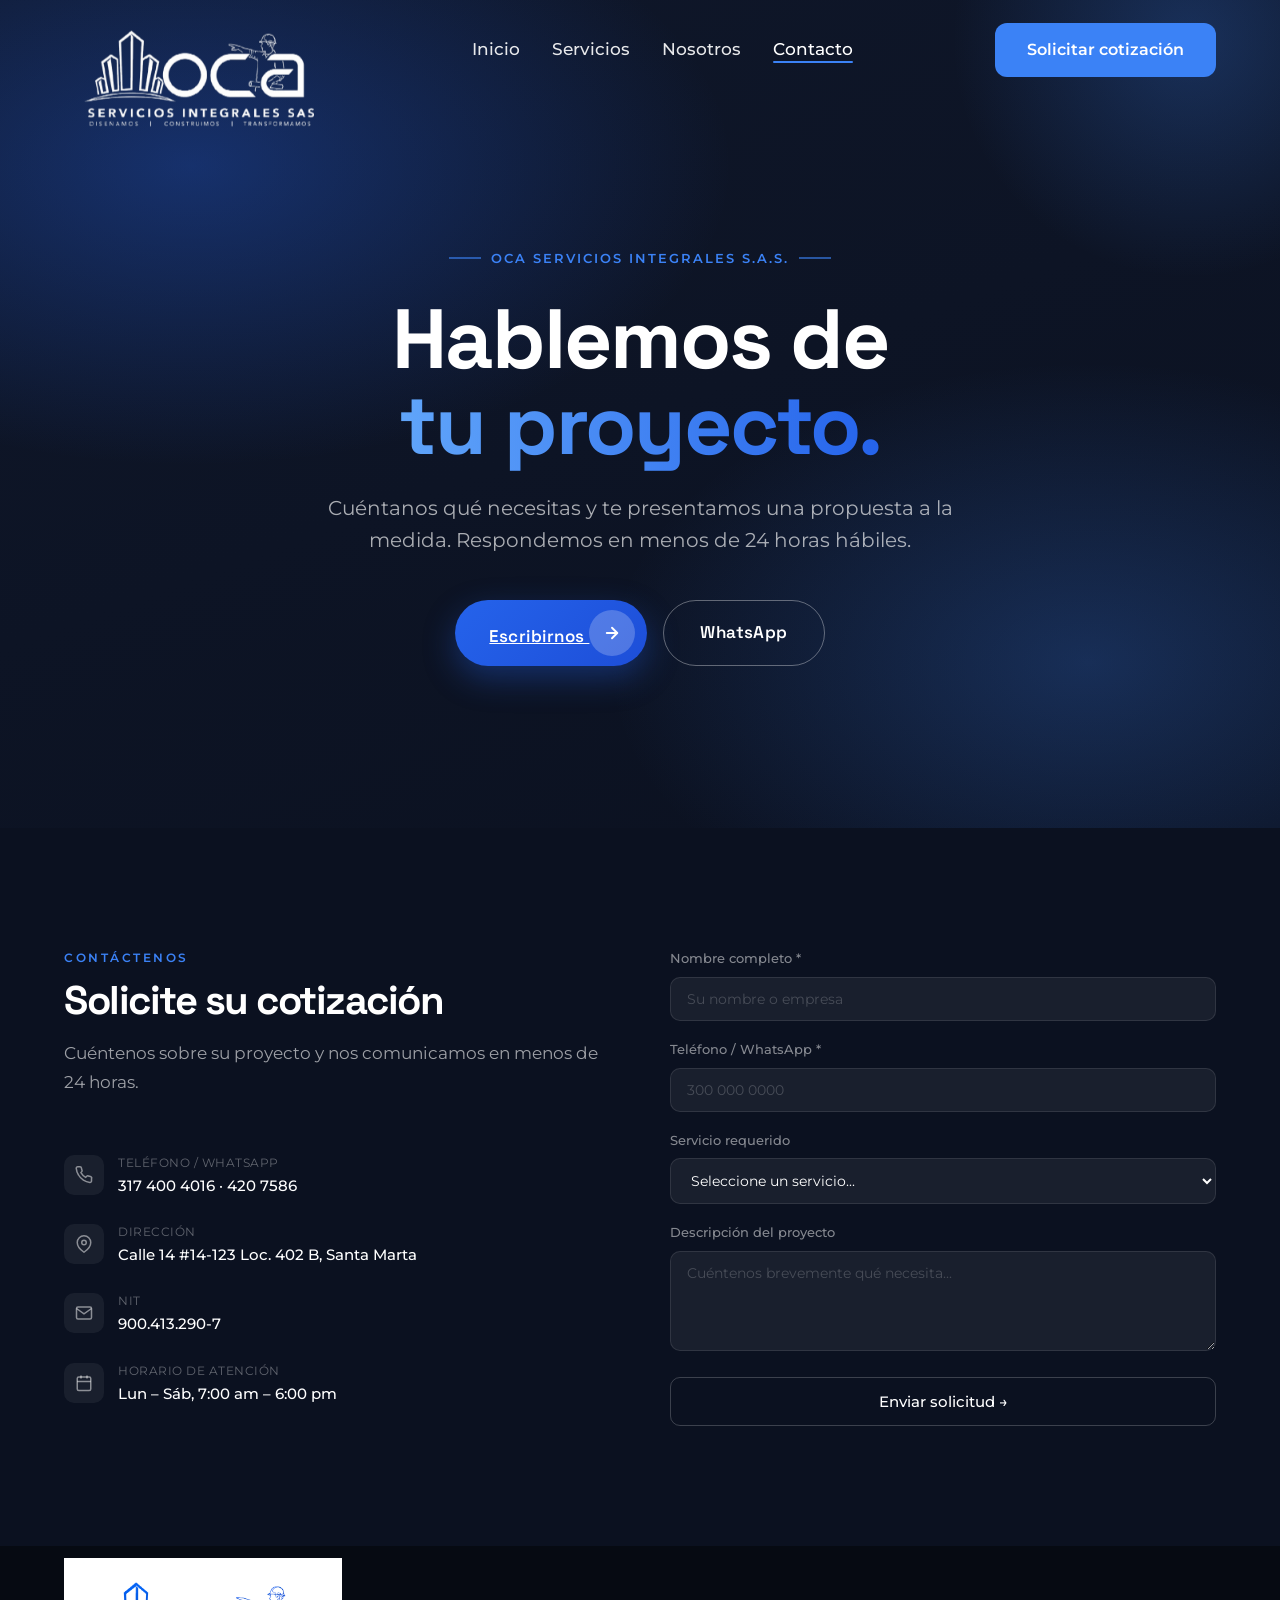
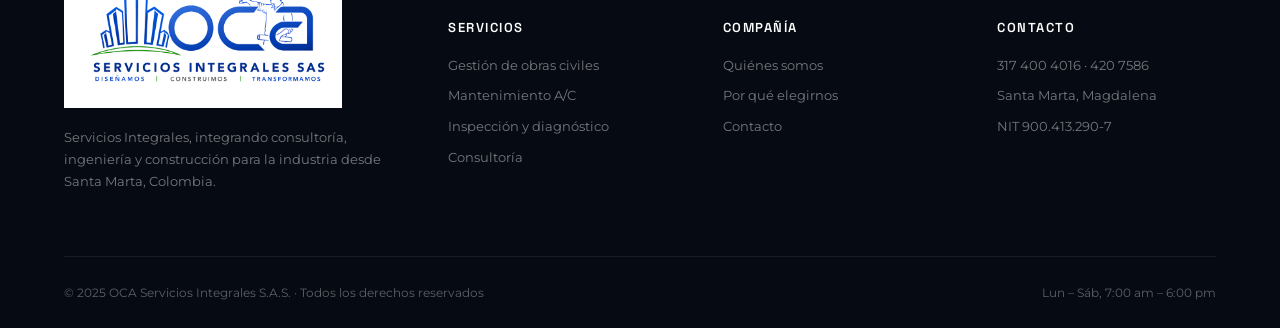
<file: contacto.html>
<!DOCTYPE html>
<html lang="es">
<head>
<meta charset="UTF-8">
<meta name="viewport" content="width=device-width, initial-scale=1.0">
<title>Contacto - OCA Servicios Integrales</title>
<link href="https://fonts.googleapis.com/css2?family=Space+Grotesk:wght@400;500;600;700&family=Montserrat:wght@300;400;500;600;700;800&display=swap" rel="stylesheet">
<link rel="stylesheet" href="css/style.css">
</head>
<body>

<!-- NAV -->
<nav>
  <div class="nav-logo">
    <a href="index.html">
      <img class="logo-hero" src="img/logo-oca.png" alt="OCA">
      <img class="logo-scroll" src="img/logo-oca.png" alt="OCA">
    </a>
  </div>
  <ul class="nav-links">
    <li><a href="index.html">Inicio</a></li>
    <li><a href="servicios.html">Servicios</a></li>
    <li><a href="nosotros.html">Nosotros</a></li>
    <li><a href="contacto.html" class="active">Contacto</a></li>
  </ul>
  <a href="contacto.html" class="nav-cta">Solicitar cotización</a>
  <button class="hamburger" aria-label="Abrir menú">
    <span></span><span></span><span></span>
  </button>
</nav>

<div class="menu-overlay">
  <button class="menu-overlay-close" aria-label="Cerrar menú">
    <svg viewBox="0 0 24 24" fill="none" stroke-linecap="round" stroke-linejoin="round"><line x1="18" y1="6" x2="6" y2="18"/><line x1="6" y1="6" x2="18" y2="18"/></svg>
  </button>
  <div class="menu-overlay-logo">
    <img src="img/logo-oca.png" alt="OCA">
  </div>
  <ul class="menu-overlay-links">
    <li><a href="index.html">Inicio</a></li>
    <li><a href="servicios.html">Servicios</a></li>
    <li><a href="nosotros.html">Nosotros</a></li>
    <li><a href="contacto.html">Contacto</a></li>
  </ul>
  <div class="menu-overlay-contact">
    <span>Santa Marta, Magdalena</span>
    <a href="contacto.html">Solicitar cotización →</a>
  </div>
  <div class="menu-overlay-footer">
    <span>OCA Servicios Integrales S.A.S. · NIT 900.413.290-7</span>
  </div>
</div>

<!-- HERO -->
<section class="hero-servicios">
  <div>
    <div class="hero-kicker reveal">OCA Servicios Integrales S.A.S.</div>
    <h1 class="reveal" style="--stagger:0.1s">Hablemos de<br><span class="gradient">tu proyecto.</span></h1>
    <p class="reveal" style="--stagger:0.2s">Cuéntanos qué necesitas y te presentamos una propuesta a la medida. Respondemos en menos de 24 horas hábiles.</p>
    <div class="hero-ctas reveal" style="--stagger:0.3s">
      <a href="#formulario" class="hero-cta">Escribirnos
        <span class="btn-arrow">
          <svg width="18" height="18" viewBox="0 0 24 24" fill="none" stroke="currentColor" stroke-width="2.5" stroke-linecap="round" stroke-linejoin="round"><line x1="5" y1="12" x2="19" y2="12"/><polyline points="12 5 19 12 12 19"/></svg>
        </span>
      </a>
      <a href="https://wa.me/573174004016" target="_blank" rel="noopener" class="hero-outline">WhatsApp</a>
    </div>
  </div>
</section>

<!-- CONTACTO -->
<section class="section contacto" id="formulario">
  <div class="contacto-grid">
    <div>
      <div class="section-label reveal" style="color: var(--accent);">Contáctenos</div>
      <h2 class="reveal">Solicite su cotización</h2>
      <p class="section-intro reveal">Cuéntenos sobre su proyecto y nos comunicamos en menos de 24 horas.</p>
      <div class="info-items">
        <div class="info-row reveal-left" style="--stagger:0s">
          <div class="info-icon">
            <svg width="18" height="18" viewBox="0 0 24 24" fill="none" stroke="rgba(255,255,255,0.5)" stroke-width="2"><path d="M22 16.92v3a2 2 0 0 1-2.18 2 19.79 19.79 0 0 1-8.63-3.07A19.5 19.5 0 0 1 4.69 12 19.79 19.79 0 0 1 1.65 3.12 2 2 0 0 1 3.62 1h3a2 2 0 0 1 2 1.72c.127.96.361 1.903.7 2.81a2 2 0 0 1-.45 2.11L7.91 8.83a16 16 0 0 0 6.29 6.29l1.46-1.41a2 2 0 0 1 2.11-.45c.907.339 1.85.573 2.81.7A2 2 0 0 1 22 16.92z"/></svg>
          </div>
          <div>
            <div class="info-label">TELÉFONO / WHATSAPP</div>
            <div class="info-val">317 400 4016 · 420 7586</div>
          </div>
        </div>
        <div class="info-row reveal-left" style="--stagger:0.12s">
          <div class="info-icon">
            <svg width="18" height="18" viewBox="0 0 24 24" fill="none" stroke="rgba(255,255,255,0.5)" stroke-width="2"><path d="M21 10c0 7-9 13-9 13s-9-6-9-13a9 9 0 0 1 18 0z"/><circle cx="12" cy="10" r="3"/></svg>
          </div>
          <div>
            <div class="info-label">DIRECCIÓN</div>
            <div class="info-val">Calle 14 #14-123 Loc. 402 B, Santa Marta</div>
          </div>
        </div>
        <div class="info-row reveal-left" style="--stagger:0.24s">
          <div class="info-icon">
            <svg width="18" height="18" viewBox="0 0 24 24" fill="none" stroke="rgba(255,255,255,0.5)" stroke-width="2"><path d="M4 4h16c1.1 0 2 .9 2 2v12c0 1.1-.9 2-2 2H4c-1.1 0-2-.9-2-2V6c0-1.1.9-2 2-2z"/><polyline points="22,6 12,13 2,6"/></svg>
          </div>
          <div>
            <div class="info-label">NIT</div>
            <div class="info-val">900.413.290-7</div>
          </div>
        </div>
        <div class="info-row reveal-left" style="--stagger:0.36s">
          <div class="info-icon">
            <svg width="18" height="18" viewBox="0 0 24 24" fill="none" stroke="rgba(255,255,255,0.5)" stroke-width="2"><rect x="3" y="4" width="18" height="18" rx="2" ry="2"/><line x1="16" y1="2" x2="16" y2="6"/><line x1="8" y1="2" x2="8" y2="6"/><line x1="3" y1="10" x2="21" y2="10"/></svg>
          </div>
          <div>
            <div class="info-label">HORARIO DE ATENCIÓN</div>
            <div class="info-val">Lun – Sáb, 7:00 am – 6:00 pm</div>
          </div>
        </div>
      </div>
    </div>
    <div>
      <form id="cotizacionForm" action="#" method="post">
        <div class="form-group">
          <label>Nombre completo *</label>
          <input type="text" name="nombre" placeholder="Su nombre o empresa" required>
        </div>
        <div class="form-group">
          <label>Teléfono / WhatsApp *</label>
          <input type="tel" name="telefono" placeholder="300 000 0000" required>
        </div>
        <div class="form-group">
          <label>Servicio requerido</label>
          <select name="servicio">
            <option value="">Seleccione un servicio...</option>
            <option>Consultorías</option>
            <option>Estructuras metálicas</option>
            <option>Redes de urbanismo</option>
            <option>Instalaciones hidráulicas y sanitarias</option>
            <option>Redes contra incendios</option>
            <option>Construcción de vías</option>
            <option>Impermeabilización</option>
            <option>Acabados y mampostería</option>
            <option>Mantenimiento A/C</option>
            <option>Otro</option>
          </select>
        </div>
        <div class="form-group">
          <label>Descripción del proyecto</label>
          <textarea name="descripcion" placeholder="Cuéntenos brevemente qué necesita..."></textarea>
        </div>
        <button type="submit" class="btn-outline-light">Enviar solicitud →</button>
      </form>
      <p id="formMensaje" style="display:none; margin-top:16px; color:#7CFF9B; font-size:14px;">¡Gracias! Nos pondremos en contacto pronto. También puede escribirnos al 317 400 4016.</p>
    </div>
  </div>
</section>

<!-- FOOTER -->
<footer>
  <div class="footer-grid">
    <div class="footer-brand">
      <img class="footer-watermark" src="img/logo-oca-1.png" alt="OCA">
      <p class="footer-tagline">Servicios Integrales, integrando consultoría, ingeniería y construcción para la industria desde Santa Marta, Colombia.</p>
    </div>
    <div class="footer-col">
      <h4>Servicios</h4>
      <a href="servicios.html">Gestión de obras civiles</a>
      <a href="servicios.html">Mantenimiento A/C</a>
      <a href="servicios.html">Inspección y diagnóstico</a>
      <a href="servicios.html">Consultoría</a>
    </div>
    <div class="footer-col">
      <h4>Compañía</h4>
      <a href="nosotros.html">Quiénes somos</a>
      <a href="nosotros.html">Por qué elegirnos</a>
      <a href="contacto.html">Contacto</a>
    </div>
    <div class="footer-col">
      <h4>Contacto</h4>
      <span>317 400 4016 · 420 7586</span>
      <span>Santa Marta, Magdalena</span>
      <span>NIT 900.413.290-7</span>
    </div>
  </div>
  <div class="footer-bottom">
    <div>© 2025 OCA Servicios Integrales S.A.S. · Todos los derechos reservados</div>
    <div>Lun – Sáb, 7:00 am – 6:00 pm</div>
  </div>
</footer>

<script>
  document.getElementById('cotizacionForm').addEventListener('submit', async function (e) {
    e.preventDefault();
    var btn = this.querySelector('button[type=submit]');
    btn.disabled = true;
    var mensaje = document.getElementById('formMensaje');
    var formData = new FormData(this);
    try {
      var res = await fetch('https://oca-chatbot-production.up.railway.app/api/lead', {
        method: 'POST',
        headers: { 'Content-Type': 'application/json' },
        body: JSON.stringify({
          nombre: formData.get('nombre'),
          telefono: formData.get('telefono'),
          servicio: formData.get('servicio'),
          descripcion: formData.get('descripcion')
        })
      });
      if (res.ok) {
        document.getElementById('cotizacionForm').style.display = 'none';
        mensaje.style.display = 'block';
      } else {
        mensaje.textContent = 'Hubo un problema al enviar su solicitud. Intente de nuevo o escríbanos al 317 400 4016.';
        mensaje.style.display = 'block';
        mensaje.style.color = '#FF8A80';
        btn.disabled = false;
      }
    } catch (err) {
      mensaje.textContent = 'Hubo un problema al enviar su solicitud. Intente de nuevo o escríbanos al 317 400 4016.';
      mensaje.style.display = 'block';
      mensaje.style.color = '#FF8A80';
      btn.disabled = false;
    }
  });
</script>
<script src="js/script.js"></script>

</body>
</html>
</file>
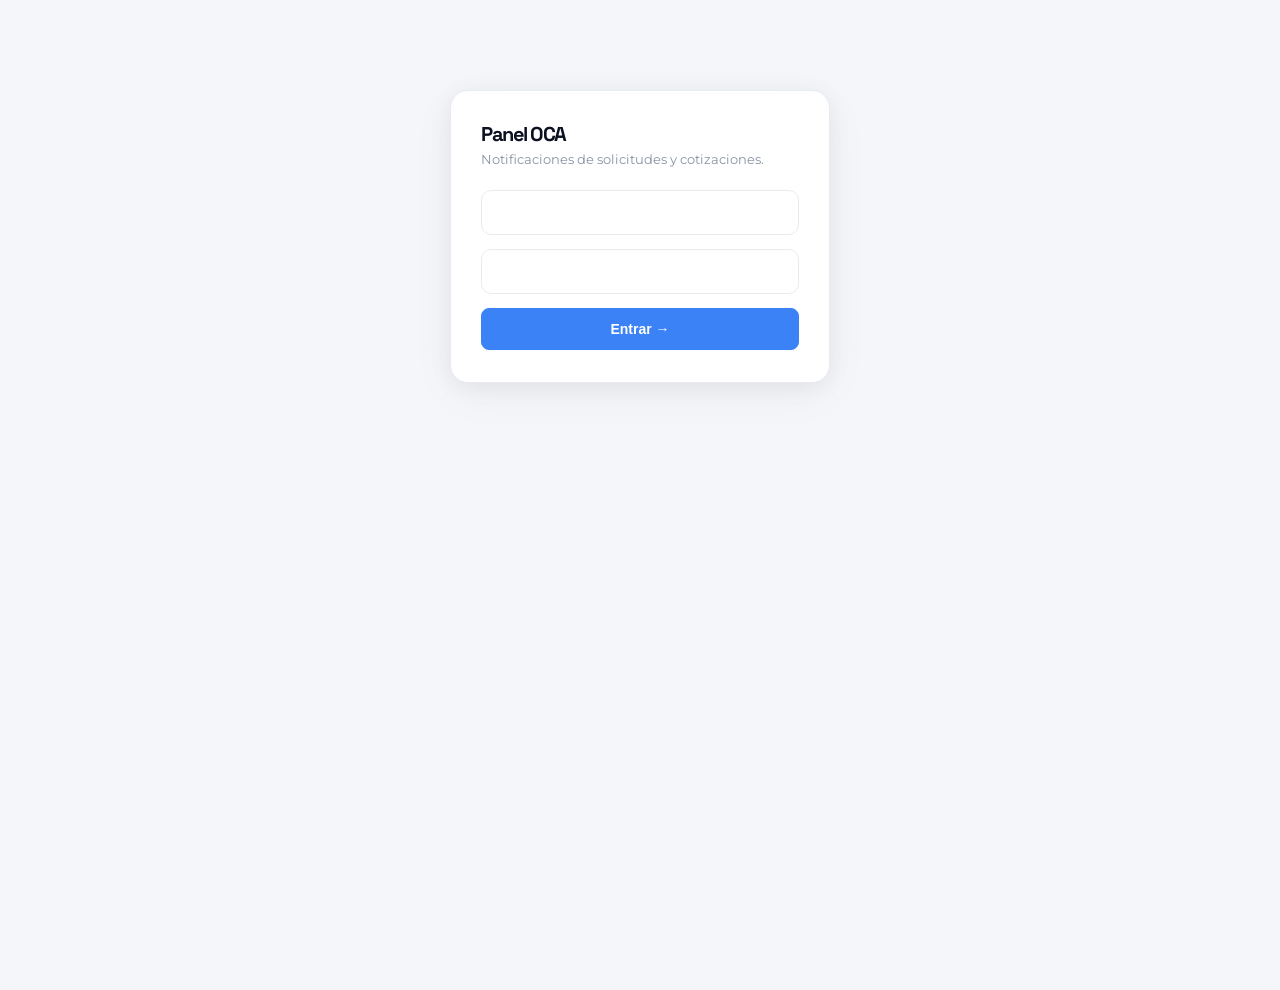
<file: panel.html>
<!DOCTYPE html>
<html lang="es">
<head>
<meta charset="UTF-8">
<meta name="viewport" content="width=device-width, initial-scale=1.0">
<title>Panel OCA - Notificaciones</title>
<link href="https://fonts.googleapis.com/css2?family=Space+Grotesk:wght@400;500;600;700&family=Montserrat:wght@300;400;500;600;700;800&display=swap" rel="stylesheet">
<link rel="stylesheet" href="css/style.css">
<style>
  .panel-body { background: #F4F6FA; color: var(--text); min-height: 100vh; }
  .panel-top { background: var(--navy); color: #fff; padding: 20px 5%; display: flex; align-items: center; justify-content: space-between; }
  .panel-top h1 { font-size: 22px; font-weight: 700; }
  .panel-top .brand img { height: 34px; }
  .panel-top .sub { font-size: 13px; color: #94A3B8; margin-top: 2px; }
  .panel-top .logout { background: none; border: 1px solid #334155; color: #CBD5E1; padding: 8px 16px; border-radius: 8px; cursor: pointer; font-size: 14px; }
  .panel-top .logout:hover { border-color: var(--accent); color: #fff; }
  .panel-wrap { max-width: 960px; margin: 0 auto; padding: 32px 5%; }
  .stats { display: flex; gap: 14px; margin-bottom: 28px; flex-wrap: wrap; }
  .stat { flex: 1; min-width: 140px; background: #fff; border: 1px solid var(--border); border-radius: var(--radius); padding: 16px 18px; box-shadow: var(--shadow); }
  .stat .num { font-size: 26px; font-weight: 700; }
  .stat .lbl { font-size: 13px; color: var(--text-tertiary); margin-top: 2px; }
  .stat.nuevo .num { color: var(--accent); }
  .stat.contactado .num { color: #16A34A; }
  .lead { background: #fff; border: 1px solid var(--border); border-radius: var(--radius); padding: 18px 20px; margin-bottom: 14px; box-shadow: var(--shadow); }
  .lead.contactado { opacity: 0.6; }
  .lead .head { display: flex; align-items: center; gap: 10px; flex-wrap: wrap; margin-bottom: 6px; }
  .lead .name { font-size: 16px; font-weight: 600; }
  .lead .phone { font-size: 14px; color: var(--text-secondary); }
  .lead .badge { font-size: 11px; font-weight: 700; letter-spacing: 0.04em; padding: 4px 10px; border-radius: 999px; text-transform: uppercase; }
  .badge.whatsapp { background: var(--accent-light); color: var(--accent-dark); }
  .badge.web { background: #FEF3C7; color: #B45309; }
  .badge.nuevo { background: #FEE2E2; color: #DC2626; }
  .badge.contactado { background: #DCFCE7; color: #16A34A; }
  .lead .meta { font-size: 13px; color: var(--text-tertiary); margin-bottom: 8px; }
  .lead .service { font-weight: 600; font-size: 14px; margin-bottom: 6px; }
  .lead .message { font-size: 14px; color: var(--text-secondary); line-height: 1.6; margin-bottom: 12px; white-space: pre-wrap; }
  .lead .actions { display: flex; gap: 10px; flex-wrap: wrap; }
  .btn { display: inline-block; padding: 9px 16px; border-radius: 8px; font-size: 14px; font-weight: 600; border: 1px solid var(--border); background: #fff; cursor: pointer; color: var(--text); text-decoration: none; }
  .btn.wa { background: #25D366; border-color: #25D366; color: #fff; }
  .btn.done { background: var(--accent); border-color: var(--accent); color: #fff; }
  .btn:disabled { opacity: 0.5; cursor: default; }
  .btn.del { background: #fff; border-color: #FECACA; color: #DC2626; }
  .empty { text-align: center; color: var(--text-tertiary); padding: 60px 0; font-size: 15px; }
  .login-card { max-width: 380px; margin: 10vh auto 0; background: #fff; border: 1px solid var(--border); border-radius: 18px; padding: 32px 30px; box-shadow: var(--shadow-lg); }
  .login-card h2 { font-size: 20px; margin-bottom: 4px; }
  .login-card p { font-size: 13px; color: var(--text-tertiary); margin-bottom: 20px; }
  .login-card .form-group { margin-bottom: 14px; }
  .login-card .form-group input { width: 100%; padding: 12px 14px; border: 1px solid var(--border); border-radius: 10px; font-size: 15px; background: #fff; color: var(--text); }
  .login-card .form-group input:focus { border-color: var(--accent); outline: none; }
  .login-card .btn { width: 100%; text-align: center; background: var(--accent); border-color: var(--accent); color: #fff; padding: 12px; }
  .login-error { color: #DC2626; font-size: 13px; margin-top: 10px; display: none; }
  .refresh-hint { text-align: center; font-size: 12px; color: var(--text-tertiary); margin-top: 24px; }
</style>
</head>
<body class="panel-body">

<div id="loginView" style="display:none">
  <div class="login-card">
    <h2>Panel OCA</h2>
    <p>Notificaciones de solicitudes y cotizaciones.</p>
    <form id="loginForm">
      <div class="form-group">
        <input type="text" id="loginUser" placeholder="Usuario" autocomplete="username" required>
      </div>
      <div class="form-group">
        <input type="password" id="loginPass" placeholder="Contraseña" autocomplete="current-password" required>
      </div>
      <button type="submit" class="btn">Entrar →</button>
      <div class="login-error" id="loginError">Credenciales incorrectas.</div>
    </form>
  </div>
</div>

<div id="panelView" style="display:none">
  <div class="panel-top">
    <div style="display:flex; align-items:center; gap:14px;">
      <img class="brand" src="img/logo-oca.png" alt="OCA">
      <div>
        <h1>Notificaciones</h1>
        <div class="sub">Solicitudes de clientes · WhatsApp y web</div>
      </div>
    </div>
    <button class="logout" id="logoutBtn">Cerrar sesión</button>
  </div>
  <div class="panel-wrap">
    <div class="stats">
      <div class="stat nuevo"><div class="num" id="statNuevo">0</div><div class="lbl">Por contactar</div></div>
      <div class="stat contactado"><div class="num" id="statContactado">0</div><div class="lbl">Contactados</div></div>
    </div>
    <div id="leadList"><div class="empty">Cargando solicitudes...</div></div>
    <div class="refresh-hint">Actualiza automáticamente cada 30 segundos</div>
  </div>
</div>

<script>
  var API = 'https://oca-chatbot-production.up.railway.app';
  var authB64 = null;
  var leads = [];

  function authHeader() { return 'Basic ' + authB64; }

  function showView(view) {
    document.getElementById('loginView').style.display = view === 'login' ? 'block' : 'none';
    document.getElementById('panelView').style.display = view === 'panel' ? 'block' : 'none';
  }

  function init() {
    var saved = sessionStorage.getItem('oca_auth');
    if (saved) {
      authB64 = saved;
      showView('panel');
      loadLeads();
      setInterval(loadLeads, 30000);
    } else {
      showView('login');
    }
  }

  document.getElementById('loginForm').addEventListener('submit', async function (e) {
    e.preventDefault();
    var user = document.getElementById('loginUser').value.trim();
    var pass = document.getElementById('loginPass').value;
    var candidate = btoa(unescape(encodeURIComponent(user + ':' + pass)));
    authB64 = candidate;
    try {
      var res = await fetch(API + '/api/leads', { headers: { 'Authorization': 'Basic ' + candidate } });
      if (res.ok) {
        sessionStorage.setItem('oca_auth', candidate);
        document.getElementById('loginError').style.display = 'none';
        showView('panel');
        loadLeads();
        setInterval(loadLeads, 30000);
      } else {
        authB64 = null;
        document.getElementById('loginError').style.display = 'block';
      }
    } catch (err) {
      document.getElementById('loginError').textContent = 'No se pudo conectar con el servidor.';
      document.getElementById('loginError').style.display = 'block';
    }
  });

  document.getElementById('logoutBtn').addEventListener('click', function () {
    sessionStorage.removeItem('oca_auth');
    authB64 = null;
    showView('login');
  });

  function fmtDate(iso) {
    if (!iso) return '';
    var d = new Date(iso);
    return d.toLocaleDateString('es-CO', { day: '2-digit', month: 'short', hour: '2-digit', minute: '2-digit' });
  }

  function waLink(phone) {
    var p = (phone || '').replace(/[^0-9]/g, '');
    if (p.length === 10) p = '57' + p;
    return 'https://wa.me/' + p;
  }

  function render() {
    var nuevo = leads.filter(function (l) { return l.status !== 'contactado'; }).length;
    var contactado = leads.filter(function (l) { return l.status === 'contactado'; }).length;
    document.getElementById('statNuevo').textContent = nuevo;
    document.getElementById('statContactado').textContent = contactado;

    var list = document.getElementById('leadList');
    if (!leads.length) {
      list.innerHTML = '<div class="empty">No hay solicitudes registradas todavía.</div>';
      return;
    }
    list.innerHTML = '';
    leads.forEach(function (l) {
      var el = document.createElement('div');
      el.className = 'lead' + (l.status === 'contactado' ? ' contactado' : '');
      var badge = (l.source === 'web') ? 'web' : 'whatsapp';
      var waBtn = '<a class="btn wa" target="_blank" rel="noopener" href="' + waLink(l.phone) + '">WhatsApp</a>';
      var doneBtn = (l.status === 'contactado')
        ? '<button class="btn" disabled>Contactado ✓</button>'
        : '<button class="btn done" data-id="' + l.id + '">Marcar contactado</button>';
      var delBtn = '<button class="btn del" data-id="' + l.id + '">Eliminar</button>';
      el.innerHTML =
        '<div class="head">' +
          '<span class="name">' + (l.name || 'Cliente') + '</span>' +
          '<span class="phone">' + l.phone + '</span>' +
          '<span class="badge ' + badge + '">' + badge + '</span>' +
          '<span class="badge ' + l.status + '">' + l.status + '</span>' +
        '</div>' +
        '<div class="meta">' + fmtDate(l.created_at) + '</div>' +
        (l.service ? '<div class="service">' + l.service + '</div>' : '') +
        (l.message ? '<div class="message">' + l.message.replace(/</g, '&lt;').replace(/>/g, '&gt;') + '</div>' : '') +
        '<div class="actions">' + waBtn + doneBtn + delBtn + '</div>';
      list.appendChild(el);
    });
    list.querySelectorAll('.btn.done').forEach(function (b) {
      b.addEventListener('click', function () { markContacted(b.dataset.id, b); });
    });
    list.querySelectorAll('.btn.del').forEach(function (b) {
      b.addEventListener('click', function () { deleteLead(b.dataset.id, b); });
    });
  }

  async function loadLeads() {
    if (!authB64) return;
    try {
      var res = await fetch(API + '/api/leads', { headers: { 'Authorization': authHeader() } });
      if (res.status === 401) {
        sessionStorage.removeItem('oca_auth');
        authB64 = null;
        showView('login');
        return;
      }
      if (!res.ok) throw new Error('bad status');
      leads = await res.json();
      render();
    } catch (err) {
      document.getElementById('leadList').innerHTML = '<div class="empty">No se pudo conectar con el servidor.</div>';
    }
  }

  async function markContacted(id, btn) {
    btn.disabled = true;
    try {
      var res = await fetch(API + '/api/leads/' + id + '/contacted', {
        method: 'POST',
        headers: { 'Authorization': authHeader() }
      });
      if (res.ok) {
        leads.forEach(function (l) { if (String(l.id) === String(id)) l.status = 'contactado'; });
        render();
      } else {
        btn.disabled = false;
      }
    } catch (err) {
      btn.disabled = false;
    }
  }

  async function deleteLead(id, btn) {
    if (!confirm('¿Eliminar esta solicitud?')) return;
    btn.disabled = true;
    try {
      var res = await fetch(API + '/api/leads/' + id, {
        method: 'DELETE',
        headers: { 'Authorization': authHeader() }
      });
      if (res.ok) {
        leads = leads.filter(function (l) { return String(l.id) !== String(id); });
        render();
      } else {
        btn.disabled = false;
      }
    } catch (err) {
      btn.disabled = false;
    }
  }

  init();
</script>

</body>
</html>
</file>
<file: css/style.css>
/* ============ BASE ============ */
*, *::before, *::after { box-sizing: border-box; margin: 0; padding: 0; }
html { scroll-behavior: smooth; }
:root {
  --bg: #FFFFFF;
  --surface: #FFFFFF;
  --text: #0B1120;
  --text-secondary: #4B5565;
  --text-tertiary: #8892A4;
  --primary: #2563EB;
  --primary-dark: #1D4ED8;
  --primary-light: #DBEAFE;
  --accent: #3B82F6;
  --accent-dark: #2563EB;
  --accent-light: #DBEAFE;
  --border: #E8ECF0;
  --radius: 16px;
  --shadow: 0 1px 2px rgba(0,0,0,0.04), 0 4px 12px rgba(0,0,0,0.04);
  --shadow-lg: 0 4px 24px rgba(0,0,0,0.06), 0 12px 48px rgba(0,0,0,0.04);
  --navy: #0B1120;
}
html { scroll-behavior: smooth; }
body {
  font-family: 'Montserrat', sans-serif;
  background: var(--bg);
  color: var(--text);
  overflow-x: hidden;
  line-height: 1.6;
}
h1, h2, h3, h4, .font-display { font-family: 'Space Grotesk', sans-serif; }
img { max-width: 100%; display: block; }
a { color: inherit; }

/* ============ ANIMATED BACKGROUND ============ */
.bg-blob {
  position: fixed; top: 0; left: 0; width: 100%; height: 100%;
  pointer-events: none; z-index: -1; overflow: hidden;
  opacity: 0;
}
.bg-blob span {
  position: absolute; border-radius: 50%;
  filter: blur(80px); opacity: 0.15;
  animation: float 20s ease-in-out infinite;
}
.bg-blob span:nth-child(1) {
  width: 600px; height: 600px; background: var(--primary);
  top: -200px; right: -100px; animation-delay: 0s;
}
.bg-blob span:nth-child(2) {
  width: 400px; height: 400px; background: var(--accent);
  bottom: -100px; left: -100px; animation-delay: -7s;
}
.bg-blob span:nth-child(3) {
  width: 300px; height: 300px; background: #8B5CF6;
  top: 40%; left: 50%; animation-delay: -14s;
}
@keyframes float {
  0%, 100% { transform: translate(0, 0) scale(1); }
  25% { transform: translate(40px, -40px) scale(1.05); }
  50% { transform: translate(-20px, 20px) scale(0.95); }
  75% { transform: translate(30px, 30px) scale(1.02); }
}

/* ============ NAV ============ */
nav {
  position: fixed; top: 0; left: 0; right: 0; z-index: 100;
  background: transparent;
  display: flex; align-items: center; justify-content: space-between;
  padding: 0 5%; height: 100px;
  transition: background 0.3s ease, box-shadow 0.3s ease;
}
nav.nav-scrolled {
  background: #0B1120;
  box-shadow: 0 2px 20px rgba(0,0,0,0.3);
}
.nav-logo { position: relative; transition: opacity 0.4s ease; }
.nav-logo img {
  height: 150px; width: auto; display: block; margin-top: 62px;
  transition: height 0.6s cubic-bezier(0.25, 0.46, 0.45, 0.94), margin-top 0.6s cubic-bezier(0.25, 0.46, 0.45, 0.94);
}
nav.nav-scrolled .nav-logo img { height: 100px; margin-top: 0; }
nav.nav-logo-hidden .nav-logo { opacity: 0; pointer-events: none; }
.nav-logo .logo-hero { display: block; }
.nav-logo .logo-scroll { display: none; }
.nav-links { display: flex; gap: 32px; list-style: none; }
.nav-links a {
  text-decoration: none; color: rgba(255,255,255,0.9); font-size: 17px; font-weight: 500;
  position: relative; transition: color 0.2s;
}
.nav-links a::after {
  content: ''; position: absolute; bottom: -4px; left: 0; width: 0; height: 2px;
  background: var(--accent); transition: width 0.3s; border-radius: 2px;
}
.nav-links a:hover { color: #fff; }
.nav-links a:hover::after { width: 100%; }
.nav-links a.active { color: #fff; }
.nav-links a.active::after { width: 100%; }
.nav-cta {
  background: var(--accent); color: #fff; border: none; cursor: pointer;
  padding: 14px 32px; border-radius: 12px; font-family: 'Montserrat', sans-serif;
  font-size: 16px; font-weight: 600; text-decoration: none;
  transition: transform 0.2s, box-shadow 0.2s;
  position: relative; overflow: hidden;
}
.nav-cta:hover { transform: translateY(-1px); box-shadow: 0 4px 16px rgba(0,0,0,0.3); }

/* ============ HAMBURGER + MENU OVERLAY ============ */
.hamburger {
  display: none; cursor: pointer; z-index: 200;
  width: 44px; height: 44px; position: relative;
  background: none; border: none;
}
.hamburger span {
  display: block; width: 28px; height: 3px; background: #fff;
  border-radius: 3px; position: absolute; left: 8px;
  transition: transform 0.35s ease, opacity 0.25s ease;
}
.hamburger span:nth-child(1) { top: 11px; }
.hamburger span:nth-child(2) { top: 20px; }
.hamburger span:nth-child(3) { top: 29px; }
.hamburger.open span:nth-child(1) { transform: translateY(9px) rotate(45deg); }
.hamburger.open span:nth-child(2) { opacity: 0; }
.hamburger.open span:nth-child(3) { transform: translateY(-9px) rotate(-45deg); }
.menu-overlay {
  position: fixed; top: 0; right: 0; width: 100%; height: 100%;
  background: #0B1120; z-index: 150;
  display: flex; flex-direction: column; align-items: center; justify-content: center;
  transform: translateX(100%); transition: transform 0.45s cubic-bezier(0.22, 1, 0.36, 1);
  overflow-y: auto;
}
.menu-overlay.open { transform: translateX(0); }
.menu-overlay-close {
  position: absolute; top: 28px; right: 32px;
  background: none; border: none; cursor: pointer; z-index: 160;
}
.menu-overlay-close svg { width: 36px; height: 36px; stroke: #fff; stroke-width: 2; }
.menu-overlay-logo { margin-bottom: 48px; }
.menu-overlay-logo img { height: 100px; width: auto; }
.menu-overlay-links {
  list-style: none; display: flex; flex-direction: column; align-items: center; gap: 8px;
}
.menu-overlay-links a {
  font-family: 'Space Grotesk', sans-serif; font-size: clamp(28px, 5vw, 42px);
  font-weight: 600; color: rgba(255,255,255,0.85); text-decoration: none;
  transition: color 0.25s, transform 0.25s; display: block; padding: 8px 16px;
}
.menu-overlay-links a:hover { color: var(--accent); transform: translateX(8px); }
.menu-overlay-contact {
  margin-top: 48px; text-align: center; color: rgba(255,255,255,0.5);
  font-size: 14px; display: flex; flex-direction: column; gap: 8px;
}
.menu-overlay-contact a { color: var(--accent); text-decoration: none; font-weight: 600; }
.menu-overlay-footer {
  margin-top: 32px; font-size: 13px; color: rgba(255,255,255,0.3); text-align: center;
}

/* ============ BUTTONS ============ */
.btn-primary, .btn-secondary, .nav-cta, .btn-outline-light {
  position: relative; overflow: hidden;
}
.btn-primary {
  background: var(--accent); color: #fff; padding: 14px 28px;
  border-radius: 10px; font-size: 15px; font-weight: 500;
  text-decoration: none; border: none; cursor: pointer; font-family: 'Montserrat', sans-serif;
  transition: transform 0.2s, box-shadow 0.2s;
  display: inline-flex; align-items: center; gap: 8px;
}
.btn-primary:hover { transform: translateY(-2px); box-shadow: 0 8px 24px rgba(0,0,0,0.3); }
.btn-secondary {
  background: transparent; color: #fff; padding: 14px 28px;
  border-radius: 10px; font-size: 15px; font-weight: 500;
  text-decoration: none; border: 1.5px solid rgba(255,255,255,0.4);
  transition: border-color 0.2s, background 0.2s; font-family: 'Montserrat', sans-serif; cursor: pointer;
  display: inline-flex; align-items: center; gap: 8px;
}
.btn-secondary:hover { border-color: #fff; background: rgba(255,255,255,0.1); }
.btn-outline-light {
  background: transparent; color: #fff; border: 1.5px solid rgba(255,255,255,0.2);
  padding: 14px 28px; border-radius: 10px; font-size: 15px; font-weight: 500;
  text-decoration: none; display: inline-flex; align-items: center; gap: 8px;
  transition: background 0.2s, border-color 0.2s; font-family: 'Montserrat', sans-serif; cursor: pointer; width: 100%; justify-content: center;
}
.btn-outline-light:hover { background: rgba(255,255,255,0.06); border-color: rgba(255,255,255,0.3); }
.btn-primary::before, .btn-secondary::before, .nav-cta::before, .btn-outline-light::before {
  content: '';
  position: absolute; top: 0; left: 0; width: 100%; height: 100%;
  background: linear-gradient(105deg, transparent 40%, rgba(255,255,255,0.45) 50%, transparent 60%);
  transform: translateX(-130%);
  transition: transform 0.65s ease;
  pointer-events: none;
}
.btn-primary:hover::before, .btn-secondary:hover::before, .nav-cta:hover::before, .btn-outline-light:hover::before {
  transform: translateX(130%);
}
.btn-arrow {
  width: 46px; height: 46px; border-radius: 50%;
  background: rgba(255,255,255,0.22);
  display: inline-flex; align-items: center; justify-content: center;
  transition: background 0.3s, transform 0.3s, color 0.3s;
}
.btn-primary:hover .btn-arrow { background: #fff; color: var(--primary); transform: translateX(4px); }
.servicios-cta, .hero-cta, .cta-btn {
  font-family: 'Space Grotesk', sans-serif;
  font-size: 17px; font-weight: 600; letter-spacing: 0.5px;
  padding: 10px 12px 10px 34px; border-radius: 100px; gap: 18px;
  background: linear-gradient(135deg, var(--primary), var(--primary-dark));
  box-shadow: 0 12px 32px rgba(37,99,235,0.35);
}
.servicios-cta:hover, .hero-cta:hover, .cta-btn:hover { box-shadow: 0 18px 44px rgba(37,99,235,0.5); }
.hero-outline {
  font-family: 'Space Grotesk', sans-serif; font-size: 17px; font-weight: 600; letter-spacing: 0.4px;
  padding: 12px 36px; border-radius: 100px; border: 1.5px solid rgba(255,255,255,0.35);
  color: #fff; text-decoration: none; transition: border-color 0.2s, background 0.2s;
  display: inline-flex; align-items: center;
}
.hero-outline:hover { border-color: #fff; background: rgba(255,255,255,0.08); }

/* ============ SECTION COMMON ============ */
.section { padding: 120px 5%; }
.section-label {
  font-size: 12px; font-weight: 600; letter-spacing: 2.5px; text-transform: uppercase;
  color: var(--primary); margin-bottom: 12px;
}
h2 {
  font-family: 'Space Grotesk', sans-serif; font-size: 40px; font-weight: 700;
  letter-spacing: -1.5px; margin-bottom: 16px; line-height: 1.1;
}
.section-intro { font-size: 17px; color: var(--text-secondary); max-width: 560px; line-height: 1.7; margin-bottom: 56px; }
.display {
  font-size: 54px; line-height: 1.05; letter-spacing: -2px;
}
.micro-label {
  font-size: 11px; font-weight: 600; letter-spacing: 3px; text-transform: uppercase;
  color: rgba(255,255,255,0.55); margin-bottom: 14px;
}
.text-link {
  display: inline-flex; align-items: center;
  font-weight: 600; font-size: 15px; color: var(--primary); text-decoration: none;
  margin-top: 12px;
}
.text-link::after { content: '→'; display: inline-block; margin-left: 8px; transition: transform 0.25s; }
.text-link:hover { color: var(--primary-dark); }
.text-link:hover::after { transform: translateX(5px); }

/* ============ SCROLL ANIMATIONS ============ */
.reveal, .reveal-left, .reveal-right, .reveal-scale {
  opacity: 0;
  transition: opacity 0.9s cubic-bezier(0.22, 1, 0.36, 1), transform 0.9s cubic-bezier(0.22, 1, 0.36, 1);
  transition-delay: var(--stagger, 0s);
  will-change: opacity, transform;
}
.reveal { transform: translateY(36px); }
.reveal-left { transform: translateX(-36px); }
.reveal-right { transform: translateX(36px); }
.reveal-scale { transform: scale(0.92); }
.reveal.visible, .reveal-left.visible, .reveal-right.visible, .reveal-scale.visible {
  opacity: 1; transform: none;
}

/* ============ FOOTER ============ */
footer {
  background: #060A12; color: rgba(255,255,255,0.45);
  padding: 72px 5% 0; font-size: 13px;
}
.footer-grid {
  display: grid; grid-template-columns: 1.5fr 1fr 1fr 1fr; gap: 56px;
  align-items: start;
}
.footer-watermark {
  height: 150px; width: auto; display: block;
  margin-top: -60px; margin-bottom: 18px;
}
.footer-tagline { max-width: 380px; line-height: 1.7; }
.footer-col h4 {
  font-family: 'Space Grotesk', sans-serif; font-size: 13px; font-weight: 600;
  color: #fff; margin-bottom: 16px; letter-spacing: 1.5px; text-transform: uppercase;
}
.footer-col a {
  display: block; color: rgba(255,255,255,0.45); text-decoration: none;
  margin-bottom: 10px; transition: color 0.2s;
}
.footer-col a:hover { color: #fff; }
.footer-col span { display: block; margin-bottom: 10px; }
.footer-bottom {
  margin-top: 64px; padding: 26px 0; border-top: 1px solid rgba(255,255,255,0.08);
  display: flex; align-items: center; justify-content: space-between;
  flex-wrap: wrap; gap: 12px; font-size: 12px; color: rgba(255,255,255,0.35);
}

/* ============ HERO (index) ============ */
.hero {
  min-height: 100vh; padding: 0;
  display: flex; flex-direction: column; align-items: center; justify-content: center;
  position: relative;
  overflow: hidden;
  background: #0B1120;
}
.hero-fondos {
  position: absolute; top: 0; left: 0; width: 100%; height: 100%;
  z-index: 0;
}
.hero-overlay {
  position: absolute; top: 0; left: 0; right: 0; bottom: 0;
  background: rgba(0,0,0,0.75);
  z-index: 1;
}
.hero-fondos img {
  position: absolute; top: 0; left: 0; width: 100%; height: 100%;
  object-fit: cover;
  transition: opacity 1.2s ease, transform 0.6s ease;
  will-change: transform;
}
.hero-video-wrap {
  position: absolute; inset: 0;
  opacity: 0;
  transition: opacity 1.2s ease;
}
.hero-video-wrap video {
  position: absolute; top: 0; left: 0; width: 100%; height: 100%;
  object-fit: cover;
  display: block;
}
.hero::before {
  content: '';
  position: absolute; top: 0; left: 0; right: 0; bottom: 0;
  background: rgba(0,0,0,0.75);
  z-index: 1;
  transition: opacity 1.5s ease;
}
.hero-content {
  position: relative; z-index: 2;
  text-align: center;
  padding: 0 5%;
  max-width: 900px;
  will-change: transform, opacity;
}
.hero-logo-center { margin-bottom: 30px; }
.hero-logo-center img { height: 140px; width: auto; }
.hero-content h1 {
  font-size: 66px; font-weight: 700; line-height: 1.04;
  color: #fff; margin-bottom: 24px; letter-spacing: -2px;
}
.hero-content h1 .gradient {
  background: linear-gradient(135deg, #60A5FA, #3B82F6);
  -webkit-background-clip: text; -webkit-text-fill-color: transparent;
  background-clip: text;
}
.hero-content p {
  font-size: 20px; color: rgba(255,255,255,0.85); line-height: 1.6;
  margin-bottom: 36px;
}
.hero-btns { display: flex; gap: 14px; justify-content: center; flex-wrap: wrap; }
.hero-badge {
  display: inline-flex; align-items: center; gap: 8px;
  background: rgba(255,255,255,0.15); color: #fff;
  padding: 8px 18px; border-radius: 100px; font-size: 13px; font-weight: 500;
  margin-bottom: 24px;
  backdrop-filter: blur(10px);
}
.hero-badge::before {
  content: ''; width: 6px; height: 6px; border-radius: 50%;
  background: var(--accent); animation: pulse-dot 2s ease-in-out infinite;
}
@keyframes pulse-dot {
  0%, 100% { opacity: 1; transform: scale(1); }
  50% { opacity: 0.5; transform: scale(0.8); }
}
.hero-dots {
  position: absolute; right: 30px; top: 50%;
  transform: translateY(-50%);
  display: flex; flex-direction: column; gap: 12px; z-index: 5;
}
.hero-dot {
  width: 12px; height: 12px; border-radius: 50%;
  background: rgba(255,255,255,0.3);
  border: 2px solid rgba(255,255,255,0.8);
  cursor: pointer;
  transition: background 0.3s, transform 0.3s;
}
.hero-dot.active { background: var(--accent); transform: scale(1.3); }
.hero-scroll {
  position: absolute; bottom: 30px; left: 50%;
  transform: translateX(-50%); z-index: 5;
  animation: bounce 2s infinite;
}
.hero-scroll svg {
  width: 30px; height: 30px; stroke: rgba(255,255,255,0.6);
  cursor: pointer; transition: stroke 0.3s;
}
.hero-scroll svg:hover { stroke: #fff; }
@keyframes bounce {
  0%, 20%, 50%, 80%, 100% { transform: translateX(-50%) translateY(0); }
  40% { transform: translateX(-50%) translateY(-10px); }
  60% { transform: translateX(-50%) translateY(-5px); }
}

/* ============ TRUST BAR ============ */
.trust-bar {
  background: var(--surface); padding: 26px 5%;
  display: flex; align-items: center; justify-content: center; gap: 48px; flex-wrap: wrap;
  border-top: 1px solid var(--border);
  border-bottom: 1px solid var(--border);
}
.trust-label {
  font-size: 11px; font-weight: 600; letter-spacing: 3px; text-transform: uppercase;
  color: var(--text-tertiary);
}
.trust-items { display: flex; align-items: center; gap: 40px; flex-wrap: wrap; }
.trust-item {
  display: flex; align-items: center; gap: 10px; color: var(--text-secondary); font-size: 14px;
  transition: color 0.2s;
}
.trust-item svg { opacity: 0.45; transition: opacity 0.2s, transform 0.2s; }
.trust-item:hover { color: var(--text); }
.trust-item:hover svg { opacity: 1; transform: translateY(-2px); }
.trust-item strong { color: var(--text); font-weight: 600; }

/* ============ SERVICIOS (index, slider) ============ */
.servicios-header { text-align: center; margin-bottom: 50px; }
.servicios-intro-grid { display: grid; grid-template-columns: 1fr 1fr; gap: 60px; align-items: start; margin-bottom: 50px; }
.servicios-intro-text .section-label { margin-bottom: 8px; }
.servicios-intro-text h2 { margin-bottom: 20px; }
.servicios-intro-text .section-intro { margin-bottom: 16px; text-align: justify; }
.servicios-intro-img img {
  width: 100%; border-radius: 16px;
  box-shadow: 0 12px 50px rgba(0,0,0,0.12);
  max-width: 85%;
  margin: 0 auto;
  display: block;
}
.servicios-slider-wrap { position: relative; padding: 0 52px; }
.servicios-slider {
  display: flex; gap: 28px; overflow-x: auto;
  scroll-behavior: smooth; scroll-snap-type: x mandatory;
  padding: 8px 4px 20px; scrollbar-width: thin;
  scrollbar-color: var(--primary) transparent;
}
.servicios-slider::-webkit-scrollbar { height: 8px; }
.servicios-slider::-webkit-scrollbar-track { background: transparent; }
.servicios-slider::-webkit-scrollbar-thumb { background: var(--primary); border-radius: 100px; }
.servicios-slider .servicio-card { flex: 0 0 340px; scroll-snap-align: start; }
.servicios-btn {
  position: absolute; top: 50%; transform: translateY(-50%); z-index: 6;
  width: 48px; height: 48px; border-radius: 50%;
  border: 1px solid var(--border); background: var(--surface);
  color: var(--text); cursor: pointer;
  display: flex; align-items: center; justify-content: center;
  box-shadow: 0 8px 24px rgba(11,17,32,0.14); font-size: 18px;
  transition: background 0.2s, color 0.2s, transform 0.2s;
}
.servicios-btn:hover { background: var(--primary); color: #fff; transform: translateY(-50%) scale(1.06); }
.servicios-btn.prev { left: 0; }
.servicios-btn.next { right: 0; }
.servicios-ver { text-align: center; margin-top: 48px; }
.servicio-card {
  background: var(--surface); border: 1px solid var(--border); border-radius: var(--radius);
  padding: 0 0 40px; cursor: default;
  transition: transform 0.3s, box-shadow 0.3s, border-color 0.3s;
  position: relative; overflow: hidden;
}
.servicio-card::before {
  content: '';
  position: absolute; top: 0; left: 0; right: 0; bottom: 0;
  background: radial-gradient(480px circle at var(--mx, 50%) var(--my, 50%), rgba(37,99,235,0.10), transparent 45%);
  opacity: 0;
  transition: opacity 0.4s ease;
  pointer-events: none;
}
.servicio-card:hover::before { opacity: 1; }
.servicio-card:hover {
  transform: translateY(-6px);
  box-shadow: var(--shadow-lg);
  border-color: transparent;
}
.servicio-foto {
  position: relative;
  height: 400px;
  margin-bottom: 32px;
  overflow: hidden;
}
.servicio-foto img {
  position: absolute; top: 0; left: 0;
  width: 100%; height: 100%;
  object-fit: cover;
  transition: opacity 0.5s ease, transform 0.6s ease;
}
.foto-antes { opacity: 0; }
.servicio-card:hover .foto-antes { opacity: 1; }
.servicio-card:hover .foto-despues { transform: scale(1.06); }
.foto-badge {
  position: absolute; top: 12px; left: 12px;
  z-index: 2;
  background: rgba(0,0,0,0.55); color: #fff;
  font-size: 10px; font-weight: 700; letter-spacing: 1.5px; text-transform: uppercase;
  padding: 5px 12px; border-radius: 100px;
  backdrop-filter: blur(6px);
  transition: opacity 0.3s ease;
}
.foto-badge.antes { opacity: 0; }
.servicio-card:hover .foto-badge.despues { opacity: 0; }
.servicio-card:hover .foto-badge.antes { opacity: 1; }
.servicio-card h3 {
  font-family: 'Space Grotesk', sans-serif; font-size: 22px; font-weight: 600;
  margin: 0 32px 12px; letter-spacing: -0.3px;
}
.servicio-card p { font-size: 15px; color: var(--text-tertiary); line-height: 1.65; margin: 0 32px; }
.servicio-tag {
  display: inline-block; margin: 16px 32px 0;
  background: var(--primary-light); color: var(--primary);
  padding: 4px 12px; border-radius: 100px; font-size: 12px; font-weight: 500;
}

/* ============ QUIENES SOMOS (nosotros) ============ */
.quienes-somos { background: var(--bg); padding: 100px 5%; }
.quienes-header { text-align: center; margin-bottom: 60px; }
.quienes-title {
  font-size: 52px; font-weight: 700; letter-spacing: -1px; margin-bottom: 10px;
  display: flex; align-items: center; justify-content: center; gap: 12px;
}
.quienes-title .italic { font-style: italic; color: var(--text); }
.quienes-title .highlight {
  background: linear-gradient(135deg, #2563EB, #1D4ED8);
  color: #fff; padding: 8px 24px; border-radius: 8px;
  font-style: italic;
}
.quienes-subtitle { font-size: 16px; color: var(--text-tertiary); font-style: italic; }
.quienes-grid { display: grid; grid-template-columns: 1fr 1fr; gap: 60px; align-items: start; }
.quienes-text p {
  font-size: 19px; color: var(--text-secondary); line-height: 1.9; margin-bottom: 20px;
  text-align: justify;
}
.quienes-text p:last-child { margin-bottom: 0; }
.quienes-text strong { color: var(--text); font-weight: 600; }
.quienes-img-container {
  position: relative;
  display: flex; justify-content: center; align-items: center;
}
.quienes-img-container::before {
  content: '';
  position: absolute; width: 280px; height: 280px;
  border: 2px solid rgba(8,145,178,0.3);
  border-radius: 16px; transform: rotate(15deg);
  top: -20px; right: -20px;
}
.quienes-img {
  width: 100%; max-width: 580px;
  border-radius: 16px;
  box-shadow: 0 12px 50px rgba(0,0,0,0.12);
  position: relative; z-index: 1;
}

/* ============ BARRA VIDEO ============ */
.barra-video {
  width: 100%;
  height: 460px;
  overflow: hidden;
  position: relative;
}
.barra-video video {
  position: absolute;
  top: 50%; left: 50%;
  min-width: 100%; min-height: 100%;
  width: auto; height: auto;
  transform: translate(-50%, -50%);
  display: block;
  filter: saturate(1.2) contrast(1.05);
}
.barra-video-overlay {
  position: absolute;
  top: 0; left: 0; right: 0; bottom: 0;
  background: rgba(0,0,0,0.5);
  z-index: 1;
}
.barra-video-texto {
  position: absolute;
  top: 0; left: 0; right: 0; bottom: 0;
  display: flex; align-items: center; justify-content: center;
  z-index: 2;
  text-align: center;
  padding: 0 5%;
}
.barra-video-texto h3 {
  font-family: 'Space Grotesk', sans-serif;
  font-size: 30px; font-weight: 600; color: #fff;
  letter-spacing: 4px;
  text-transform: uppercase;
  line-height: 1.4;
  max-width: 800px;
  text-shadow: 0 2px 20px rgba(0,0,0,0.6);
  border-top: 2px solid rgba(255,255,255,0.35);
  border-bottom: 2px solid rgba(255,255,255,0.35);
  padding: 18px 40px;
  display: inline-block;
}

/* ============ POR QUÉ NOSOTROS ============ */
.porque { background: var(--surface); }
.porque-grid { display: grid; grid-template-columns: 1fr 1fr; gap: 80px; align-items: center; }
.porque-items { display: flex; flex-direction: column; gap: 28px; }
.porque-item { display: flex; gap: 18px; align-items: flex-start; }
.porque-num {
  font-family: 'Space Grotesk', sans-serif; font-size: 13px; font-weight: 700;
  color: var(--accent); background: var(--accent-light);
  width: 34px; height: 34px; border-radius: 10px;
  display: flex; align-items: center; justify-content: center; flex-shrink: 0;
}
.porque-item h4 { font-family: 'Space Grotesk', sans-serif; font-size: 16px; font-weight: 600; margin-bottom: 4px; }
.porque-item p { font-size: 14px; color: var(--text-tertiary); line-height: 1.6; }
.porque-visual {
  background: linear-gradient(135deg, var(--primary), var(--primary-dark));
  border-radius: var(--radius); padding: 40px 36px; color: #fff;
  position: relative; overflow: hidden;
}
.porque-visual::before {
  content: ''; position: absolute; top: -80px; right: -80px;
  width: 200px; height: 200px; border-radius: 50%;
  background: rgba(255,255,255,0.06);
}
.porque-visual::after {
  content: ''; position: absolute; bottom: -60px; left: -60px;
  width: 160px; height: 160px; border-radius: 50%;
  background: rgba(255,255,255,0.04);
}
.porque-visual h3 { font-family: 'Space Grotesk', sans-serif; font-size: 40px; font-weight: 700; margin-bottom: 12px; letter-spacing: -1.5px; position: relative; line-height: 1.08; }
.porque-visual p { font-size: 14px; color: rgba(255,255,255,0.65); margin-bottom: 28px; line-height: 1.6; position: relative; }
.porque-contact { display: flex; flex-direction: column; gap: 14px; position: relative; }
.contact-item { display: flex; align-items: center; gap: 12px; }
.contact-icon {
  width: 38px; height: 38px; border-radius: 10px; background: rgba(255,255,255,0.12);
  display: flex; align-items: center; justify-content: center; flex-shrink: 0;
}
.contact-label { font-size: 11px; color: rgba(255,255,255,0.5); }
.contact-val { font-size: 14px; font-weight: 500; color: #fff; }

/* ============ CONTACTO ============ */
.contacto { background: var(--text); color: #fff; }
.contacto .section-intro { color: rgba(255,255,255,0.6); }
.contacto-grid { display: grid; grid-template-columns: 1fr 1fr; gap: 60px; align-items: start; }
.form-group { margin-bottom: 18px; }
.form-group label { display: block; font-size: 13px; color: rgba(255,255,255,0.5); margin-bottom: 8px; font-weight: 500; }
.form-group input, .form-group select, .form-group textarea {
  width: 100%; background: rgba(255,255,255,0.06); border: 1px solid rgba(255,255,255,0.1);
  border-radius: 10px; padding: 12px 16px; color: #fff; font-family: 'Montserrat', sans-serif;
  font-size: 14px; outline: none; transition: border-color 0.2s, background 0.2s;
}
.form-group input::placeholder, .form-group textarea::placeholder { color: rgba(255,255,255,0.2); }
.form-group input:focus, .form-group select:focus, .form-group textarea:focus { border-color: var(--accent); background: rgba(255,255,255,0.08); }
.form-group textarea { resize: vertical; min-height: 100px; }
.form-group select option { background: var(--text); color: #fff; }
.info-items { display: flex; flex-direction: column; gap: 24px; margin-top: 12px; }
.info-row { display: flex; gap: 14px; align-items: flex-start; }
.info-icon {
  width: 40px; height: 40px; border-radius: 10px; background: rgba(255,255,255,0.06);
  display: flex; align-items: center; justify-content: center; flex-shrink: 0; margin-top: 2px;
}
.info-label { font-size: 12px; color: rgba(255,255,255,0.35); margin-bottom: 2px; letter-spacing: 0.5px; }
.info-val { font-size: 15px; color: #fff; font-weight: 500; }

/* ============ HERO SERVICIOS (servicios) ============ */
.hero-servicios {
  position: relative; min-height: 92vh;
  padding: 160px 24px 80px;
  display: flex; align-items: center; justify-content: center;
  text-align: center;
  background:
    radial-gradient(900px 500px at 15% 20%, rgba(37,99,235,0.35), transparent 60%),
    radial-gradient(800px 500px at 85% 80%, rgba(59,130,246,0.25), transparent 60%),
    linear-gradient(160deg, #0f172a 0%, #0B1120 100%);
  color: #fff; overflow: hidden;
}
.hero-servicios::before {
  content: ''; position: absolute; top: -200px; right: -150px;
  width: 480px; height: 480px; border-radius: 50%;
  background: radial-gradient(circle, rgba(59,130,246,0.25), transparent 70%);
}
.hero-kicker {
  display: inline-flex; align-items: center; gap: 10px;
  font-size: 13px; font-weight: 600; letter-spacing: 2px; text-transform: uppercase;
  color: var(--accent); margin-bottom: 28px;
}
.hero-kicker::before, .hero-kicker::after { content: ''; width: 32px; height: 2px; background: var(--accent); opacity: 0.6; }
.hero-servicios h1 {
  font-size: clamp(42px, 7vw, 84px); font-weight: 700; letter-spacing: -2px; line-height: 1.02;
  margin-bottom: 24px;
}
.hero-servicios h1 .gradient { background: linear-gradient(90deg, #60A5FA, #2563EB); -webkit-background-clip: text; background-clip: text; color: transparent; }
.hero-servicios p { font-size: clamp(16px, 2vw, 20px); color: rgba(255,255,255,0.65); max-width: 640px; margin: 0 auto 44px; }
.hero-ctas { display: flex; gap: 16px; justify-content: center; flex-wrap: wrap; }

/* ============ SERVICIOS LIST (servicios) ============ */
.container { max-width: 1200px; margin: 0 auto; padding: 0 24px; }
.section-title { font-size: clamp(34px, 4.5vw, 52px); font-weight: 700; letter-spacing: -1.5px; line-height: 1.1; margin-bottom: 20px; }
.section-sub { font-size: 17px; color: var(--text-secondary); max-width: 640px; }
.servicios-list { margin-top: 80px; display: flex; flex-direction: column; gap: 130px; }
.servicio-apartado {
  display: grid; grid-template-columns: 1fr 1fr; gap: 64px; align-items: center;
}
.servicio-apartado:nth-child(even) .apartado-foto { order: 2; }
.apartado-foto {
  position: relative; border-radius: var(--radius); overflow: hidden;
  aspect-ratio: 4 / 3; box-shadow: 0 24px 64px rgba(11,17,32,0.14);
}
.apartado-foto img { width: 100%; height: 100%; object-fit: cover; display: block; }
.apartado-foto .foto-antes {
  position: absolute; inset: 0; opacity: 0; transition: opacity 0.5s ease;
}
.apartado-foto:hover .foto-antes { opacity: 1; }
.apartado-foto .foto-badge {
  position: absolute; top: 16px; left: 16px; z-index: 2;
  background: rgba(0,0,0,0.55); color: #fff; backdrop-filter: blur(6px);
  font-size: 10px; font-weight: 700; letter-spacing: 1.5px; text-transform: uppercase;
  padding: 6px 14px; border-radius: 100px;
  transition: opacity 0.3s ease;
}
.apartado-foto .foto-badge.antes { opacity: 0; }
.apartado-foto:hover .foto-badge.antes { opacity: 1; }
.apartado-content { max-width: 540px; }
.apartado-num {
  font-family: 'Space Grotesk', sans-serif; font-size: 78px; font-weight: 700; line-height: 1;
  background: linear-gradient(135deg, var(--primary), var(--accent)); -webkit-background-clip: text; background-clip: text; color: transparent;
  margin-bottom: 20px; display: block;
}
.apartado-content h3 { font-size: 32px; font-weight: 700; letter-spacing: -0.8px; margin-bottom: 16px; }
.apartado-content .servicio-desc { font-size: 16px; color: var(--text-secondary); margin-bottom: 28px; }
.apartado-content ul { list-style: none; display: flex; flex-direction: column; gap: 12px; }
.apartado-content li { display: flex; align-items: flex-start; gap: 12px; font-size: 15px; }
.apartado-content li::before {
  content: ''; width: 20px; height: 20px; border-radius: 50%; flex-shrink: 0; margin-top: 2px;
  background-color: rgba(37,99,235,0.12);
  background-image: url("data:image/svg+xml,%3Csvg xmlns='http://www.w3.org/2000/svg' viewBox='0 0 24 24' fill='none' stroke='%232563EB' stroke-width='3.2' stroke-linecap='round' stroke-linejoin='round'%3E%3Cpolyline points='20 6 9 17 4 12'/%3E%3C/svg%3E");
  background-size: 11px; background-position: center; background-repeat: no-repeat;
}
.apartado-link {
  display: inline-flex; align-items: center; gap: 8px; margin-top: 34px;
  font-family: 'Space Grotesk', sans-serif; font-size: 15px; font-weight: 600;
  color: var(--primary); text-decoration: none; padding-bottom: 4px; border-bottom: 1.5px solid transparent;
  transition: gap 0.25s, border-color 0.25s;
}
.apartado-link:hover { gap: 14px; border-color: var(--primary); }

/* ============ PROCESO ============ */
.proceso { background: linear-gradient(160deg, #0f172a 0%, #0B1120 100%); color: #fff; position: relative; overflow: hidden; }
.proceso .section-label { color: var(--accent); }
.proceso .section-sub { color: rgba(255,255,255,0.6); }
.proceso-grid {
  display: grid; grid-template-columns: repeat(4, 1fr); gap: 28px; margin-top: 64px;
}
.paso {
  position: relative; padding: 36px 28px; border: 1px solid rgba(255,255,255,0.1);
  border-radius: var(--radius); background: rgba(255,255,255,0.03);
  transition: background 0.3s, transform 0.3s;
}
.paso:hover { background: rgba(59,130,246,0.08); transform: translateY(-6px); }
.paso-num {
  font-family: 'Space Grotesk', sans-serif; font-size: 46px; font-weight: 700;
  background: linear-gradient(135deg, var(--accent), #60A5FA); -webkit-background-clip: text; background-clip: text; color: transparent;
  margin-bottom: 18px; line-height: 1;
}
.paso h3 { font-size: 19px; font-weight: 600; margin-bottom: 10px; }
.paso p { font-size: 14px; color: rgba(255,255,255,0.6); }

/* ============ CTA FINAL ============ */
.cta-section { text-align: center; padding: 120px 24px; position: relative; }
.cta-section .section-title { margin-bottom: 16px; }
.cta-section p { font-size: 17px; color: var(--text-secondary); margin-bottom: 40px; }

/* ============ BOTON DETALLE SERVICIO ============ */
.apartado-detalle {
  display: inline-flex; align-items: center; gap: 8px; margin-top: 14px;
  font-family: 'Space Grotesk', sans-serif; font-size: 14px; font-weight: 600;
  color: var(--bg); background: linear-gradient(135deg, var(--primary), var(--accent));
  border: none; border-radius: 100px; cursor: pointer;
  padding: 10px 20px; transition: transform 0.25s, box-shadow 0.25s;
}
.apartado-detalle:hover { transform: translateY(-2px); box-shadow: 0 10px 24px rgba(37,99,235,0.3); }

/* ============ MODAL DETALLE SERVICIO ============ */
.servicio-modal-overlay {
  position: fixed; inset: 0; z-index: 1000; display: flex; align-items: center; justify-content: center;
  background: rgba(11,17,32,0.75); backdrop-filter: blur(6px);
  opacity: 0; transition: opacity 0.3s ease; padding: 24px;
}
.servicio-modal-overlay.open { opacity: 1; }
.servicio-modal {
  position: relative; width: 100%; max-width: 900px; max-height: 90vh; overflow-y: auto;
  background: #fff; border-radius: var(--radius); box-shadow: 0 32px 96px rgba(0,0,0,0.4);
  transform: translateY(24px) scale(0.98); transition: transform 0.3s cubic-bezier(0.22,1,0.36,1);
}
.servicio-modal-overlay.open .servicio-modal { transform: none; }
.servicio-modal-close {
  position: absolute; top: 16px; right: 16px; z-index: 5; width: 40px; height: 40px;
  display: flex; align-items: center; justify-content: center; border: none; cursor: pointer;
  background: rgba(11,17,32,0.7); color: #fff; border-radius: 50%;
  backdrop-filter: blur(6px); transition: transform 0.25s, background 0.25s;
}
.servicio-modal-close:hover { transform: rotate(90deg); background: rgba(11,17,32,0.9); }
.servicio-modal-close svg { width: 18px; height: 18px; }
.servicio-modal-body { padding: 40px; }
.servicio-modal-header { display: grid; grid-template-columns: 0.9fr 1.1fr; gap: 40px; align-items: center; margin-bottom: 40px; }
.servicio-modal-header img {
  width: 100%; border-radius: var(--radius); aspect-ratio: 4 / 3; object-fit: cover;
  box-shadow: 0 24px 64px rgba(11,17,32,0.14);
}
.servicio-modal-heading .apartado-num { margin-bottom: 8px; }
.servicio-modal-heading h3 { font-size: 34px; font-weight: 700; letter-spacing: -0.8px; margin-bottom: 12px; }
.servicio-modal-heading .servicio-desc { margin-bottom: 0; }
.servicio-modal-subs {
  display: grid; grid-template-columns: repeat(2, 1fr); gap: 24px; margin-bottom: 40px;
}
.subservicio-card {
  background: #f8fafc; border: 1px solid #e2e8f0; border-radius: var(--radius); overflow: hidden;
  transition: transform 0.3s, box-shadow 0.3s;
}
.subservicio-card:hover { transform: translateY(-4px); box-shadow: 0 16px 40px rgba(11,17,32,0.1); }
.subservicio-card img { width: 100%; aspect-ratio: 16 / 10; object-fit: cover; display: block; }
.subservicio-info { padding: 20px; }
.subservicio-info h4 { font-size: 16px; font-weight: 700; margin-bottom: 6px; letter-spacing: -0.3px; }
.subservicio-info p { font-size: 13px; color: var(--text-secondary); line-height: 1.5; }
.servicio-modal-cta { text-align: center; }

/* ============ RESPONSIVE ============ */
@media (max-width: 1100px) {
  nav { height: 84px; }
  .nav-logo img { height: 120px; margin-top: 48px; }
  nav.nav-scrolled .nav-logo img { height: 84px; }
  .hero-content h1 { font-size: 52px; }
  .footer-grid { grid-template-columns: 1fr 1fr; gap: 40px; }
  .porque-grid { gap: 48px; }
}

@media (max-width: 960px) {
  .proceso-grid { grid-template-columns: repeat(2, 1fr); }
  .footer-grid { grid-template-columns: 1fr; gap: 36px; }
}

@media (max-width: 860px) {
  .servicios-list { gap: 80px; }
  .servicio-apartado { grid-template-columns: 1fr; gap: 36px; }
  .servicio-apartado:nth-child(even) .apartado-foto { order: 0; }
  .apartado-content { max-width: 100%; }
  .nav-links { display: none; }
  .nav-cta { display: none; }
  .hamburger { display: block; }
  .hero-servicios { padding: 140px 24px 60px; }
}

@media (max-width: 768px) {
  .hero-content h1 { font-size: 38px; }
  .hero-content p { font-size: 16px; }
  .porque-grid, .contacto-grid, .quienes-grid, .servicios-intro-grid { grid-template-columns: 1fr; }
  .section { padding: 80px 5%; }
  .hero-dots { right: 15px; }
  .hero-logo-center img { height: 100px; }
  .display { font-size: 36px; }
  .porque-visual h3 { font-size: 30px; }
  .trust-bar { gap: 24px; flex-direction: column; }
  .trust-items { gap: 16px; flex-direction: column; align-items: center; }
  .trust-item { justify-content: center; }
  .footer-bottom { flex-direction: column; text-align: center; }
  .servicios-slider-wrap { padding: 0 40px; }
  .servicios-slider .servicio-card { flex: 0 0 82%; }
  .servicios-btn { width: 40px; height: 40px; }
  .hero { min-height: 90vh; }
  h2 { font-size: 34px; }
  .quienes-title { font-size: 40px; }
  .quienes-title .highlight { padding: 6px 18px; }
  .servicio-foto { height: 300px; }
  .servicios-intro-img img { max-width: 100%; }
  .quienes-img-container::before { width: 200px; height: 200px; top: -10px; right: -10px; }
  .barra-video { height: 320px; }
  .barra-video-texto h3 { font-size: 22px; letter-spacing: 2px; padding: 14px 24px; }
  .hero-scroll { display: none; }
}

@media (max-width: 640px) {
  .proceso-grid { grid-template-columns: 1fr; }
  .hero-servicios { min-height: 70vh; padding: 120px 20px 56px; }
  .hero-servicios h1 { font-size: 36px; }
  .section { padding: 72px 20px; }
  .section-title { font-size: 30px; }
  .servicios-list { margin-top: 56px; gap: 64px; }
  .apartado-num { font-size: 56px; }
  .apartado-content h3 { font-size: 26px; }
  .paso { padding: 28px 22px; }
  .cta-section { padding: 80px 20px; }
  .footer-grid { gap: 28px; }
  .footer-brand img { height: 110px; margin-top: -30px; }
  .hero-ctas { flex-direction: column; align-items: center; width: 100%; }
  .hero-cta, .hero-outline { width: 100%; justify-content: center; }
  .footer-bottom { flex-direction: column; text-align: center; justify-content: center; }
}

@media (max-width: 480px) {
  nav { height: 72px; padding: 0 4%; }
  .nav-logo img { height: 100px; margin-top: 44px; }
  nav.nav-scrolled .nav-logo img { height: 72px; }
  .hero { min-height: 88vh; padding-top: 72px; }
  .hero-content h1 { font-size: 30px; letter-spacing: -1px; }
  .hero-content p { font-size: 15px; margin-bottom: 28px; }
  .hero-btns { flex-direction: column; width: 100%; }
  .hero-btns .btn-primary, .hero-btns .btn-secondary { width: 100%; justify-content: center; }
  .hero-logo-center img { height: 84px; }
  .hero-badge { font-size: 11px; padding: 6px 12px; }
  .section { padding: 64px 5%; }
  h2 { font-size: 28px; }
  .section-intro { font-size: 15px; margin-bottom: 40px; }
  .display { font-size: 30px; }
  .quienes-title { font-size: 30px; gap: 8px; flex-direction: column; text-align: center; }
  .quienes-subtitle { font-size: 14px; }
  .quienes-text p { font-size: 16px; line-height: 1.75; }
  .quienes-grid, .porque-grid, .contacto-grid { gap: 36px; }
  .quienes-img-container::before { width: 150px; height: 150px; }
  .barra-video { height: 260px; }
  .barra-video-texto h3 { font-size: 16px; letter-spacing: 1px; padding: 10px 16px; }
  .servicios-intro-grid { gap: 36px; }
  .servicios-intro-text .section-intro { text-align: left; }
  .servicios-slider-wrap { padding: 0 24px; }
  .servicios-slider .servicio-card { flex: 0 0 88%; }
  .servicio-foto { height: 240px; }
  .servicio-card h3 { margin: 0 24px 10px; font-size: 20px; }
  .servicio-card p { margin: 0 24px; font-size: 14px; }
  .servicio-tag { margin: 14px 24px 0; }
  .servicios-btn { width: 36px; height: 36px; font-size: 15px; }
  .porque-visual { padding: 28px 22px; }
  .porque-visual h3 { font-size: 24px; }
  .porque-item { gap: 14px; }
  .contacto .info-items { gap: 20px; }
  .info-val { font-size: 14px; }
  .btn-outline-light, .btn-primary { padding: 13px 20px; font-size: 14px; }
  .footer-grid { gap: 28px; }
  .footer-watermark { height: 84px; margin-top: -30px; }
  .footer-bottom { font-size: 11px; }
  .trust-bar { padding: 20px 5%; }
  .menu-overlay-links a { font-size: 26px; }
  .hero-dots { right: 10px; gap: 10px; }
  .hero-dot { width: 10px; height: 10px; }
}

@media (max-width: 400px) {
  nav { height: 68px; padding: 0 4%; }
  .nav-logo img { height: 96px; margin-top: 42px; }
  nav.nav-scrolled .nav-logo img { height: 68px; }
  .hero-servicios h1 { font-size: 30px; }
  .hero-servicios p { font-size: 15px; }
  .section { padding: 60px 16px; }
  .section-title { font-size: 26px; }
  .apartado-content h3 { font-size: 22px; }
  .apartado-content li { font-size: 14px; }
  .menu-overlay-links a { font-size: 26px; }
}

@media (max-width: 640px) {
  .servicio-modal-header { grid-template-columns: 1fr; gap: 24px; }
  .servicio-modal-subs { grid-template-columns: 1fr; }
  .servicio-modal-body { padding: 28px; }
}

@media (max-width: 360px) {
  .hero-content h1 { font-size: 26px; }
  .hero-content p { font-size: 14px; }
  .display { font-size: 26px; }
  .quienes-title { font-size: 26px; }
  .barra-video-texto h3 { font-size: 14px; }
  .servicios-slider .servicio-card { flex: 0 0 92%; }
  .footer-watermark { height: 70px; }
}
</file>
